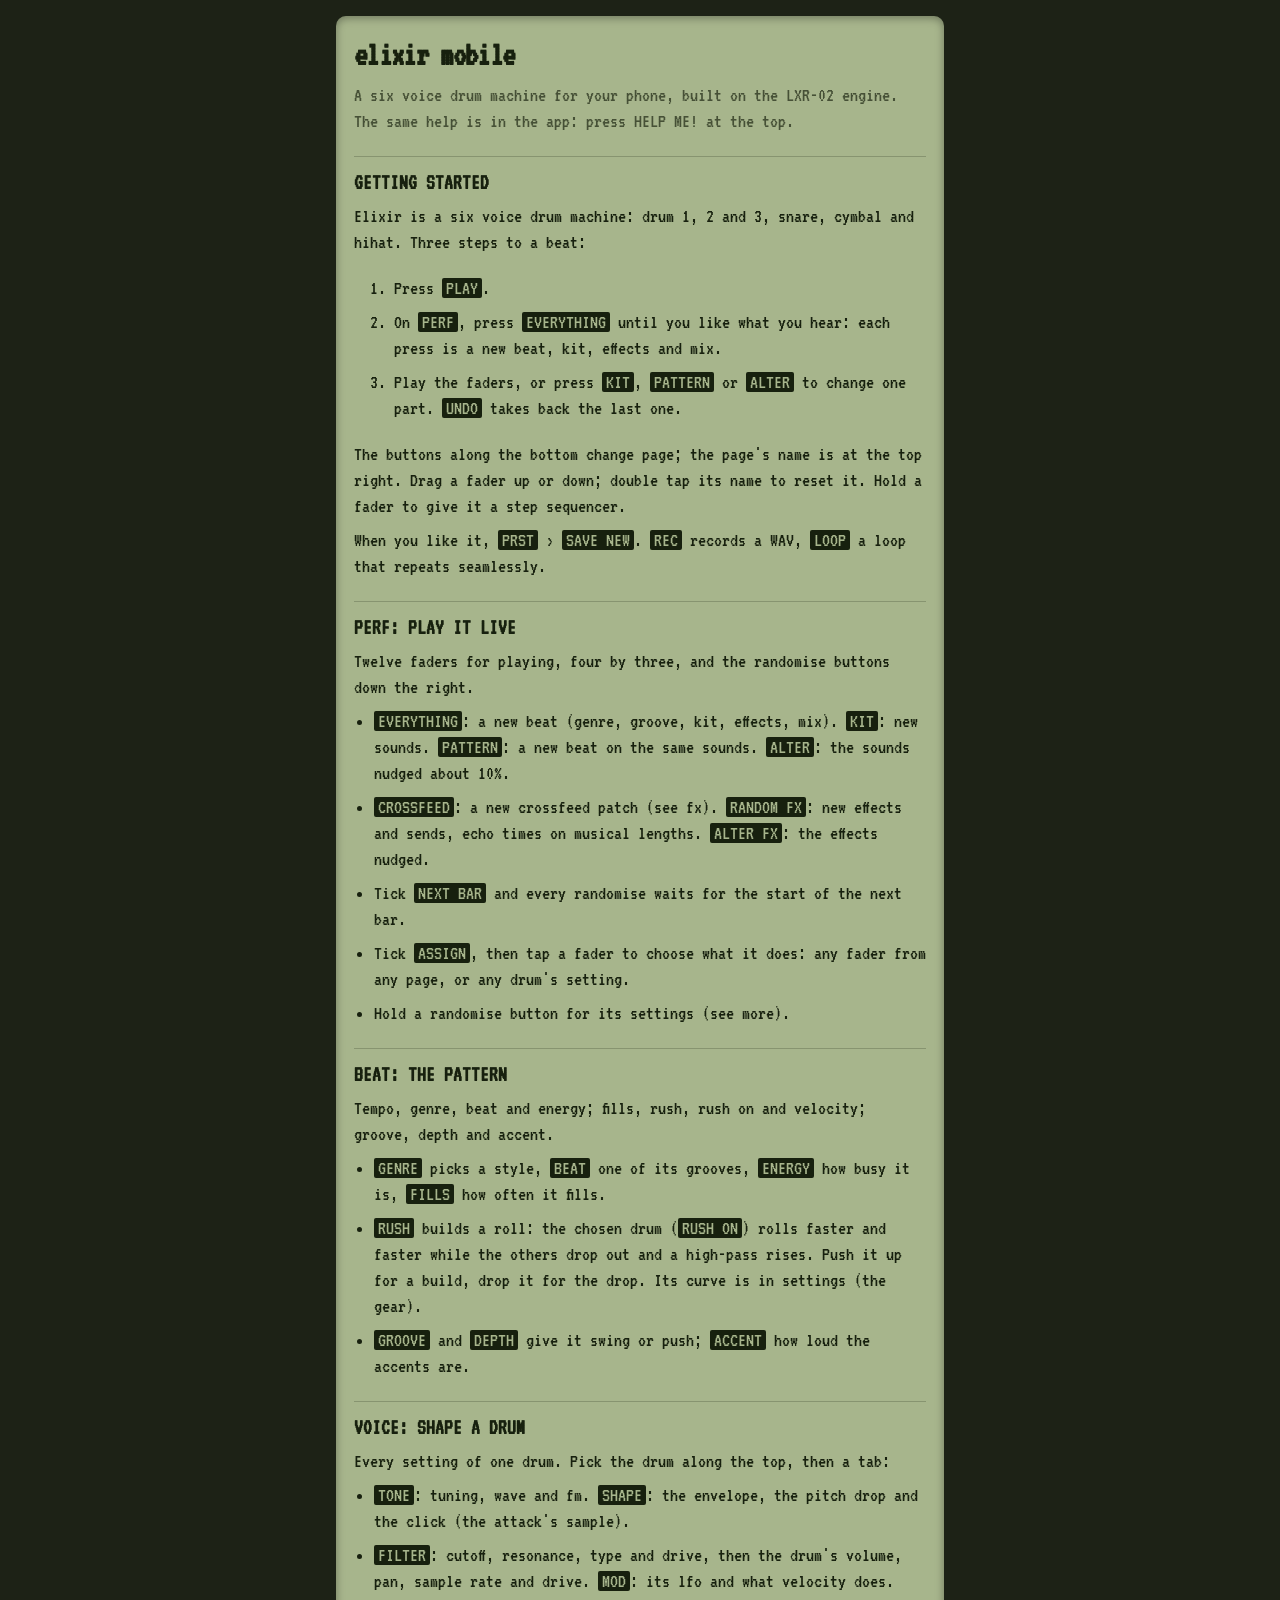
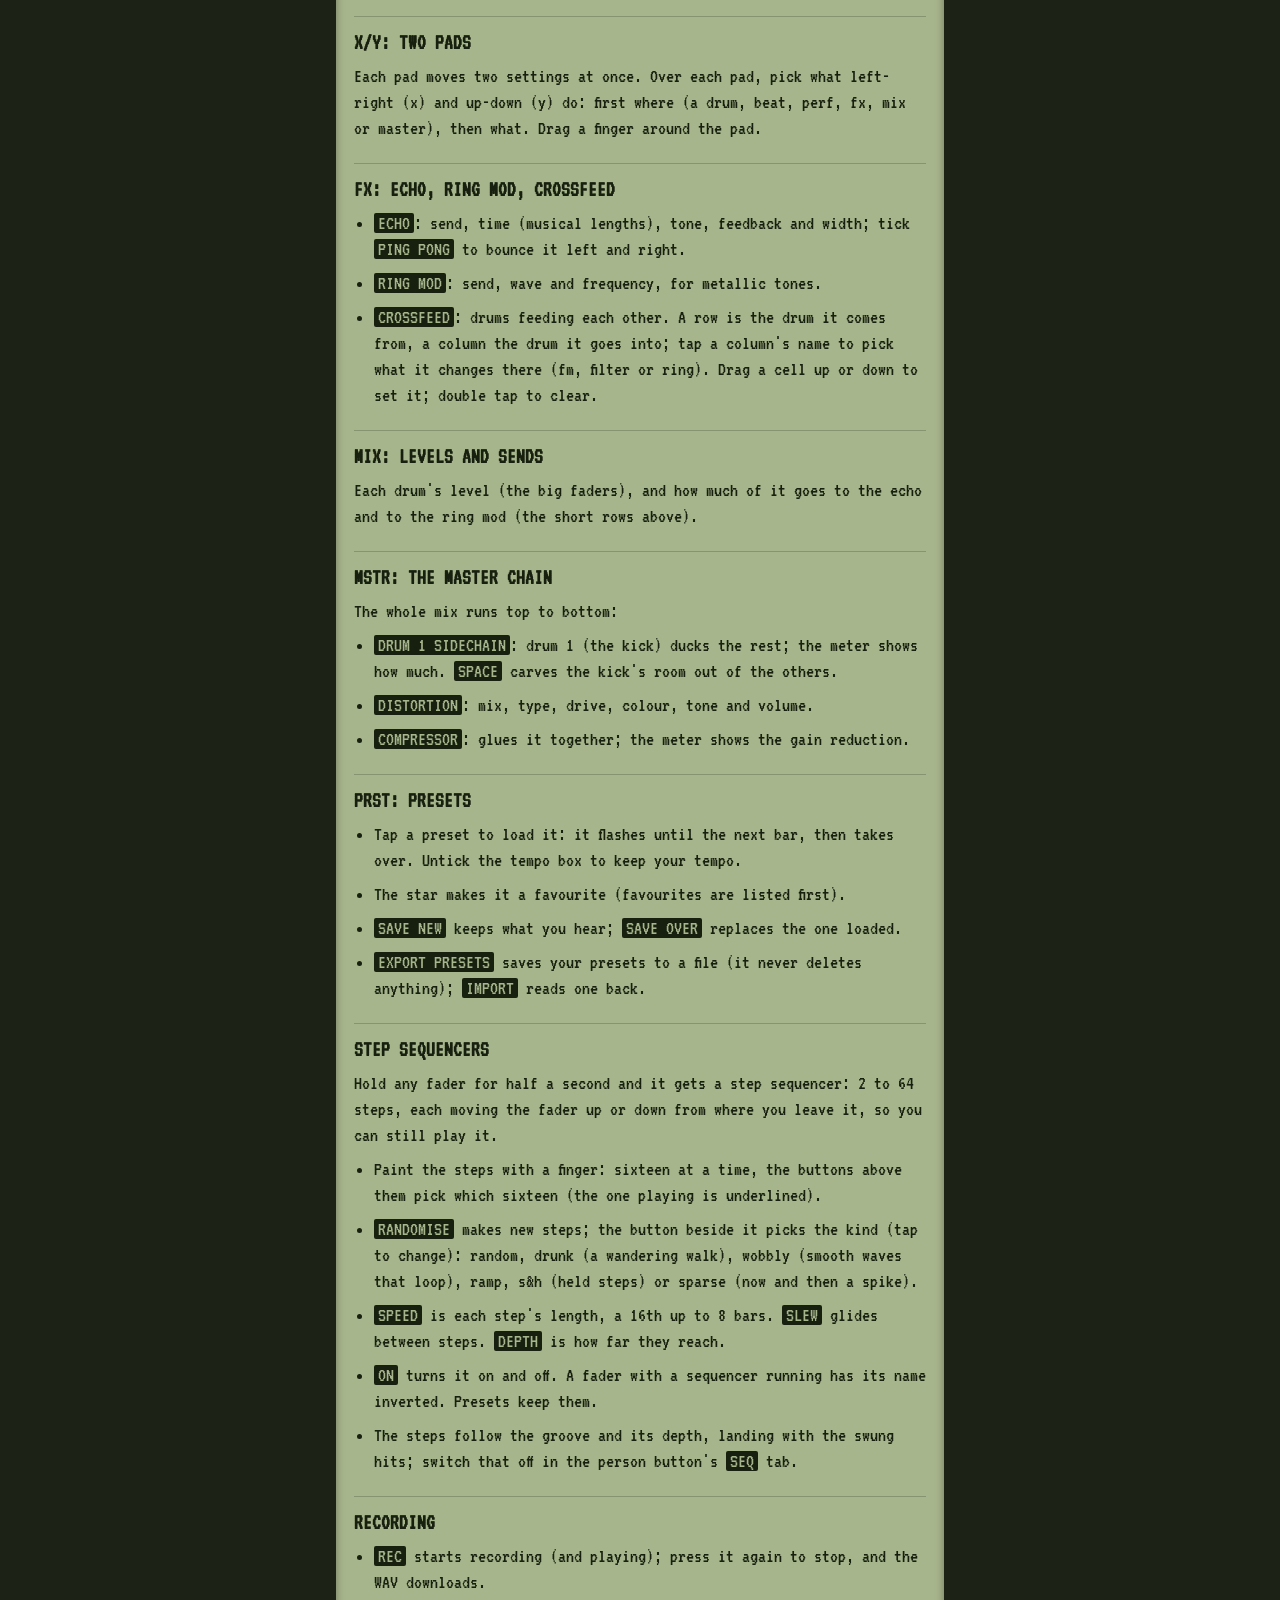
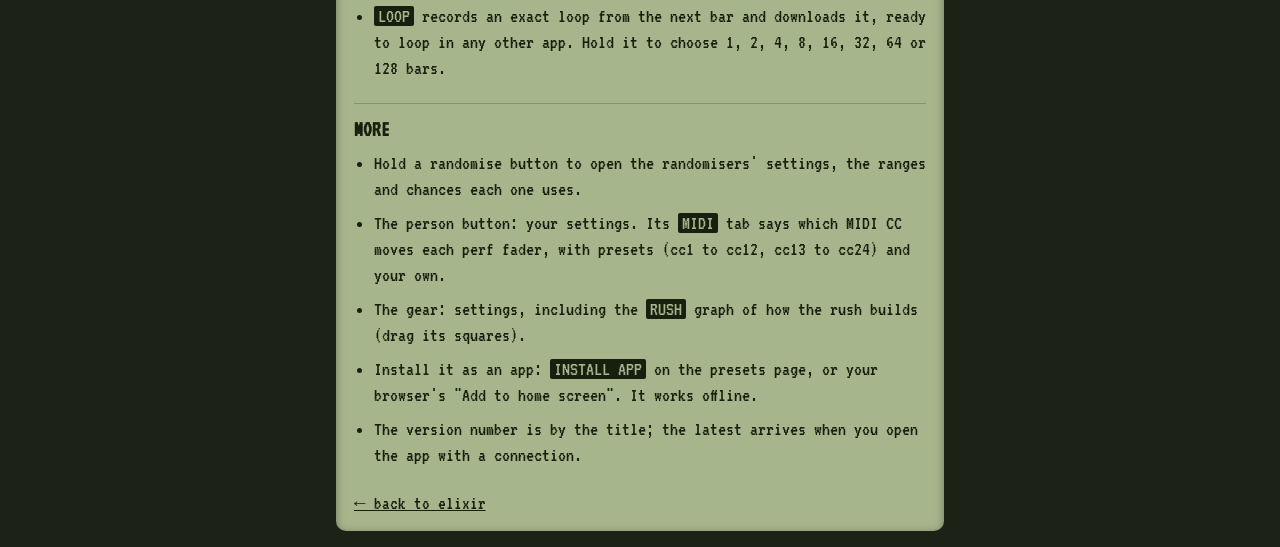
<file: help.html>
<!doctype html>
<html lang="en">
<head>
<meta charset="utf-8">
<meta name="viewport" content="width=device-width, initial-scale=1, viewport-fit=cover">
<title>Elixir Mobile help</title>
<meta name="theme-color" content="#a7b58c">
<link rel="stylesheet" href="https://fonts.googleapis.com/css2?family=VT323&display=swap">
<style>
  :root { --panel: #a7b58c; --ink: #17200e; --muted: rgba(23, 32, 14, .68); --line: rgba(23, 32, 14, .22); }
  * { box-sizing: border-box; }
  body { margin: 0; background: #1d2216; color: var(--ink); font: 20px/1.3 "VT323", ui-monospace, monospace; }
  main { max-width: 640px; margin: 0 auto; padding: 16px; }
  .lcd { background: var(--panel); border-radius: 10px; padding: 18px 18px 8px; box-shadow: inset 0 2px 8px rgba(0, 0, 0, .35); }
  h1 { margin: 0 0 4px; font-size: 2.1rem; letter-spacing: -.02em; }
  h2 { margin: 22px 0 6px; padding-top: 12px; border-top: 1px solid var(--line); font-size: 1.35rem; text-transform: uppercase; }
  p, li { margin: 0 0 8px; }
  ul { padding-left: 20px; margin: 0 0 8px; }
  b { font-weight: 400; text-transform: uppercase; background: var(--ink); color: var(--panel); padding: 0 4px; border-radius: 2px; }
  .lead { color: var(--muted); }
  a { color: var(--ink); }
  .back { display: inline-block; margin: 16px 0 6px; font-size: 1.2rem; }
</style>
</head>
<body>
<main>
<div class="lcd">
  <h1>elixir mobile</h1>
  <p class="lead">A six voice drum machine for your phone, built on the LXR-02 engine. The same help is in the app: press HELP ME! at the top.</p>

  <h2>getting started</h2>
  <p>Elixir is a six voice drum machine: drum 1, 2 and 3, snare, cymbal and hihat. Three steps to a beat:</p>
<ol><li>Press <b>play</b>.</li><li>On <b>perf</b>, press <b>everything</b> until you like what you hear: each press is a new beat, kit, effects and mix.</li>
<li>Play the faders, or press <b>kit</b>, <b>pattern</b> or <b>alter</b> to change one part. <b>undo</b> takes back the last one.</li></ol>
<p>The buttons along the bottom change page; the page's name is at the top right. Drag a fader up or down; double tap its name to reset it. Hold a fader to give it a step sequencer.</p>
<p>When you like it, <b>prst</b> › <b>save new</b>. <b>rec</b> records a WAV, <b>loop</b> a loop that repeats seamlessly.</p>

  <h2>perf: play it live</h2>
  <p>Twelve faders for playing, four by three, and the randomise buttons down the right.</p>
<ul><li><b>everything</b>: a new beat (genre, groove, kit, effects, mix). <b>kit</b>: new sounds. <b>pattern</b>: a new beat on the same sounds. <b>alter</b>: the sounds nudged about 10%.</li>
<li><b>crossfeed</b>: a new crossfeed patch (see fx). <b>random fx</b>: new effects and sends, echo times on musical lengths. <b>alter fx</b>: the effects nudged.</li>
<li>Tick <b>next bar</b> and every randomise waits for the start of the next bar.</li>
<li>Tick <b>assign</b>, then tap a fader to choose what it does: any fader from any page, or any drum's setting.</li>
<li>Hold a randomise button for its settings (see more).</li></ul>

  <h2>beat: the pattern</h2>
  <p>Tempo, genre, beat and energy; fills, rush, rush on and velocity; groove, depth and accent.</p>
<ul><li><b>genre</b> picks a style, <b>beat</b> one of its grooves, <b>energy</b> how busy it is, <b>fills</b> how often it fills.</li>
<li><b>rush</b> builds a roll: the chosen drum (<b>rush on</b>) rolls faster and faster while the others drop out and a high-pass rises. Push it up for a build, drop it for the drop. Its curve is in settings (the gear).</li>
<li><b>groove</b> and <b>depth</b> give it swing or push; <b>accent</b> how loud the accents are.</li></ul>

  <h2>voice: shape a drum</h2>
  <p>Every setting of one drum. Pick the drum along the top, then a tab:</p>
<ul><li><b>tone</b>: tuning, wave and fm. <b>shape</b>: the envelope, the pitch drop and the click (the attack's sample).</li>
<li><b>filter</b>: cutoff, resonance, type and drive, then the drum's volume, pan, sample rate and drive. <b>mod</b>: its lfo and what velocity does.</li></ul>

  <h2>x/y: two pads</h2>
  <p>Each pad moves two settings at once. Over each pad, pick what left-right (x) and up-down (y) do: first where (a drum, beat, perf, fx, mix or master), then what. Drag a finger around the pad.</p>

  <h2>fx: echo, ring mod, crossfeed</h2>
  <ul><li><b>echo</b>: send, time (musical lengths), tone, feedback and width; tick <b>ping pong</b> to bounce it left and right.</li>
<li><b>ring mod</b>: send, wave and frequency, for metallic tones.</li>
<li><b>crossfeed</b>: drums feeding each other. A row is the drum it comes from, a column the drum it goes into; tap a column's name to pick what it changes there (fm, filter or ring). Drag a cell up or down to set it; double tap to clear.</li></ul>

  <h2>mix: levels and sends</h2>
  <p>Each drum's level (the big faders), and how much of it goes to the echo and to the ring mod (the short rows above).</p>

  <h2>mstr: the master chain</h2>
  <p>The whole mix runs top to bottom:</p>
<ul><li><b>drum 1 sidechain</b>: drum 1 (the kick) ducks the rest; the meter shows how much. <b>space</b> carves the kick's room out of the others.</li>
<li><b>distortion</b>: mix, type, drive, colour, tone and volume.</li><li><b>compressor</b>: glues it together; the meter shows the gain reduction.</li></ul>

  <h2>prst: presets</h2>
  <ul><li>Tap a preset to load it: it flashes until the next bar, then takes over. Untick the tempo box to keep your tempo.</li>
<li>The star makes it a favourite (favourites are listed first).</li>
<li><b>save new</b> keeps what you hear; <b>save over</b> replaces the one loaded.</li>
<li><b>export presets</b> saves your presets to a file (it never deletes anything); <b>import</b> reads one back.</li></ul>

  <h2>step sequencers</h2>
  <p>Hold any fader for half a second and it gets a step sequencer: 2 to 64 steps, each moving the fader up or down from where you leave it, so you can still play it.</p>
<ul><li>Paint the steps with a finger: sixteen at a time, the buttons above them pick which sixteen (the one playing is underlined).</li>
<li><b>randomise</b> makes new steps; the button beside it picks the kind (tap to change): random, drunk (a wandering walk), wobbly (smooth waves that loop), ramp, s&amp;h (held steps) or sparse (now and then a spike).</li><li><b>speed</b> is each step's length, a 16th up to 8 bars. <b>slew</b> glides between steps. <b>depth</b> is how far they reach.</li>
<li><b>on</b> turns it on and off. A fader with a sequencer running has its name inverted. Presets keep them.</li>
<li>The steps follow the groove and its depth, landing with the swung hits; switch that off in the person button's <b>seq</b> tab.</li></ul>

  <h2>recording</h2>
  <ul><li><b>rec</b> starts recording (and playing); press it again to stop, and the WAV downloads.</li>
<li><b>loop</b> records an exact loop from the next bar and downloads it, ready to loop in any other app. Hold it to choose 1, 2, 4, 8, 16, 32, 64 or 128 bars.</li></ul>

  <h2>more</h2>
  <ul><li>Hold a randomise button to open the randomisers' settings, the ranges and chances each one uses.</li>
<li>The person button: your settings. Its <b>midi</b> tab says which MIDI CC moves each perf fader, with presets (cc1 to cc12, cc13 to cc24) and your own.</li>
<li>The gear: settings, including the <b>rush</b> graph of how the rush builds (drag its squares).</li>
<li>Install it as an app: <b>install app</b> on the presets page, or your browser's "Add to home screen". It works offline.</li>
<li>The version number is by the title; the latest arrives when you open the app with a connection.</li></ul>

  <a class="back" href="./">&larr; back to elixir</a>
</div>
</main>
</body>
</html>
</file>
